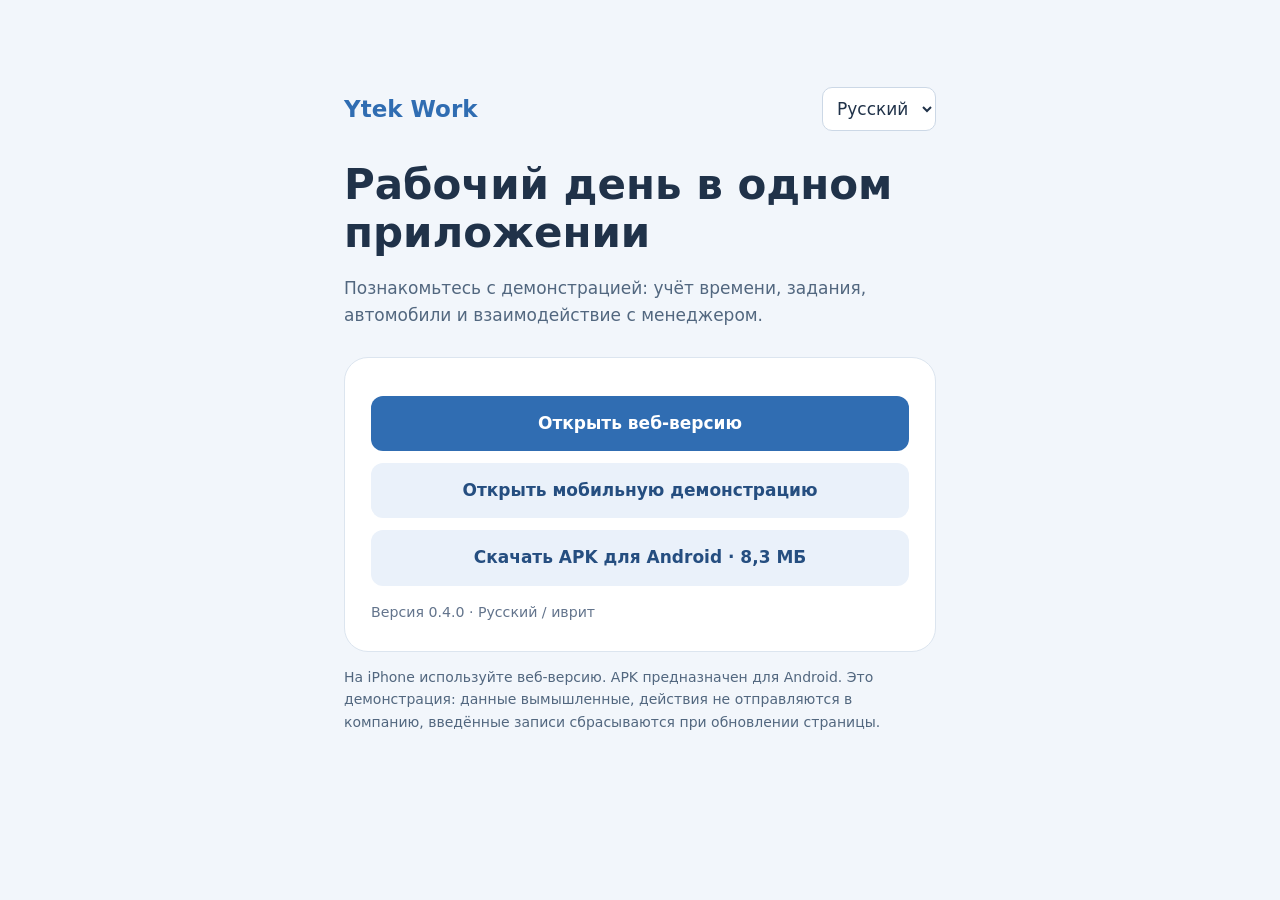
<file: index.html>
<!doctype html>
<html lang="ru"><head><meta charset="utf-8"><meta name="viewport" content="width=device-width,initial-scale=1,viewport-fit=cover"><meta name="theme-color" content="#142a44"><title>Ytek Work — Demo</title>
<style>*{box-sizing:border-box}body{margin:0;background:#f2f6fb;color:#203249;font:17px/1.6 system-ui,Arial,sans-serif}main{max-width:640px;margin:7vh auto;padding:24px}header{display:flex;align-items:center;justify-content:space-between;gap:16px}select{font:inherit;border:1px solid #ccd8e6;border-radius:10px;padding:10px;background:white;color:#203249}h1{font-size:42px;line-height:1.15;margin:30px 0 12px}p{color:#52677f}.card{padding:26px;background:white;border:1px solid #dce5ef;border-radius:24px;margin-top:28px}a{display:block;text-align:center;padding:14px;margin:12px 0;border-radius:12px;background:#306db2;color:white;text-decoration:none;font-weight:600}a.secondary{background:#eaf1fa;color:#254e80}.note{font-size:14px}small{color:#63748c}.brand{font-weight:800;color:#306db2;font-size:23px}@media(prefers-color-scheme:dark){body{background:#101a27;color:#e2eaf5}.card,select{background:#1b293a;color:#e2eaf5;border-color:#334356}p,small{color:#afbed1}.brand{color:#9bc6ff}a.secondary{background:#29415e;color:#d5e7ff}}</style></head>
<body><main><header><div class="brand">Ytek Work</div><select id="language" aria-label="Язык / שפה"><option value="ru">Русский</option><option value="he">עברית</option></select></header><h1 id="title">Рабочий день в одном приложении</h1><p id="intro">Познакомьтесь с демонстрацией: учёт времени, задания, автомобили и взаимодействие с менеджером.</p><section class="card"><a id="web" href="demo/index.html">Открыть веб-версию</a><a id="mobile" class="secondary" href="demo/mobile.html">Открыть мобильную демонстрацию</a><a id="apk" class="secondary" href="downloads/Ytek-Work-demo-0.4.0.apk" download>Скачать APK для Android · 8,3 МБ</a><small id="version">Версия 0.4.0 · Русский / иврит</small></section><p class="note" id="note">На iPhone используйте веб-версию. APK предназначен для Android. Это демонстрация: данные вымышленные, действия не отправляются в компанию, введённые записи сбрасываются при обновлении страницы.</p></main>
<script>const texts={ru:{title:'Рабочий день в одном приложении',intro:'Познакомьтесь с демонстрацией: учёт времени, задания, автомобили и взаимодействие с менеджером.',web:'Открыть веб-версию',mobile:'Открыть мобильную демонстрацию',apk:'Скачать APK для Android · 8,3 МБ',version:'Версия 0.4.0 · Русский / иврит',note:'На iPhone используйте веб-версию. APK предназначен для Android. Это демонстрация: данные вымышленные, действия не отправляются в компанию, введённые записи сбрасываются при обновлении страницы.'},he:{title:'יום העבודה ביישומון אחד',intro:'הכירו את ההדגמה: דיווח שעות, משימות, כלי רכב וקשר עם המנהל.',web:'פתיחת גרסת האינטרנט',mobile:'פתיחת הדגמה לנייד',apk:'הורדת APK ל-Android · 8.3 MB',version:'גרסה 0.4.0 · רוסית / עברית',note:'ב-iPhone השתמשו בגרסת האינטרנט. APK מיועד ל-Android. זוהי הדגמה: הנתונים בדויים, הפעולות אינן נשלחות לחברה והרישומים מתאפסים ברענון הדף.'}};function language(lang){lang=lang==='he'?'he':'ru';document.documentElement.lang=lang;document.documentElement.dir=lang==='he'?'rtl':'ltr';document.getElementById('language').value=lang;for(const [key,value]of Object.entries(texts[lang]))document.getElementById(key).textContent=value;try{localStorage.setItem('ytek-language',lang)}catch{}}document.getElementById('language').onchange=e=>language(e.target.value);let saved='ru';try{saved=localStorage.getItem('ytek-language')||'ru'}catch{}language(saved);</script></body></html>
</file>
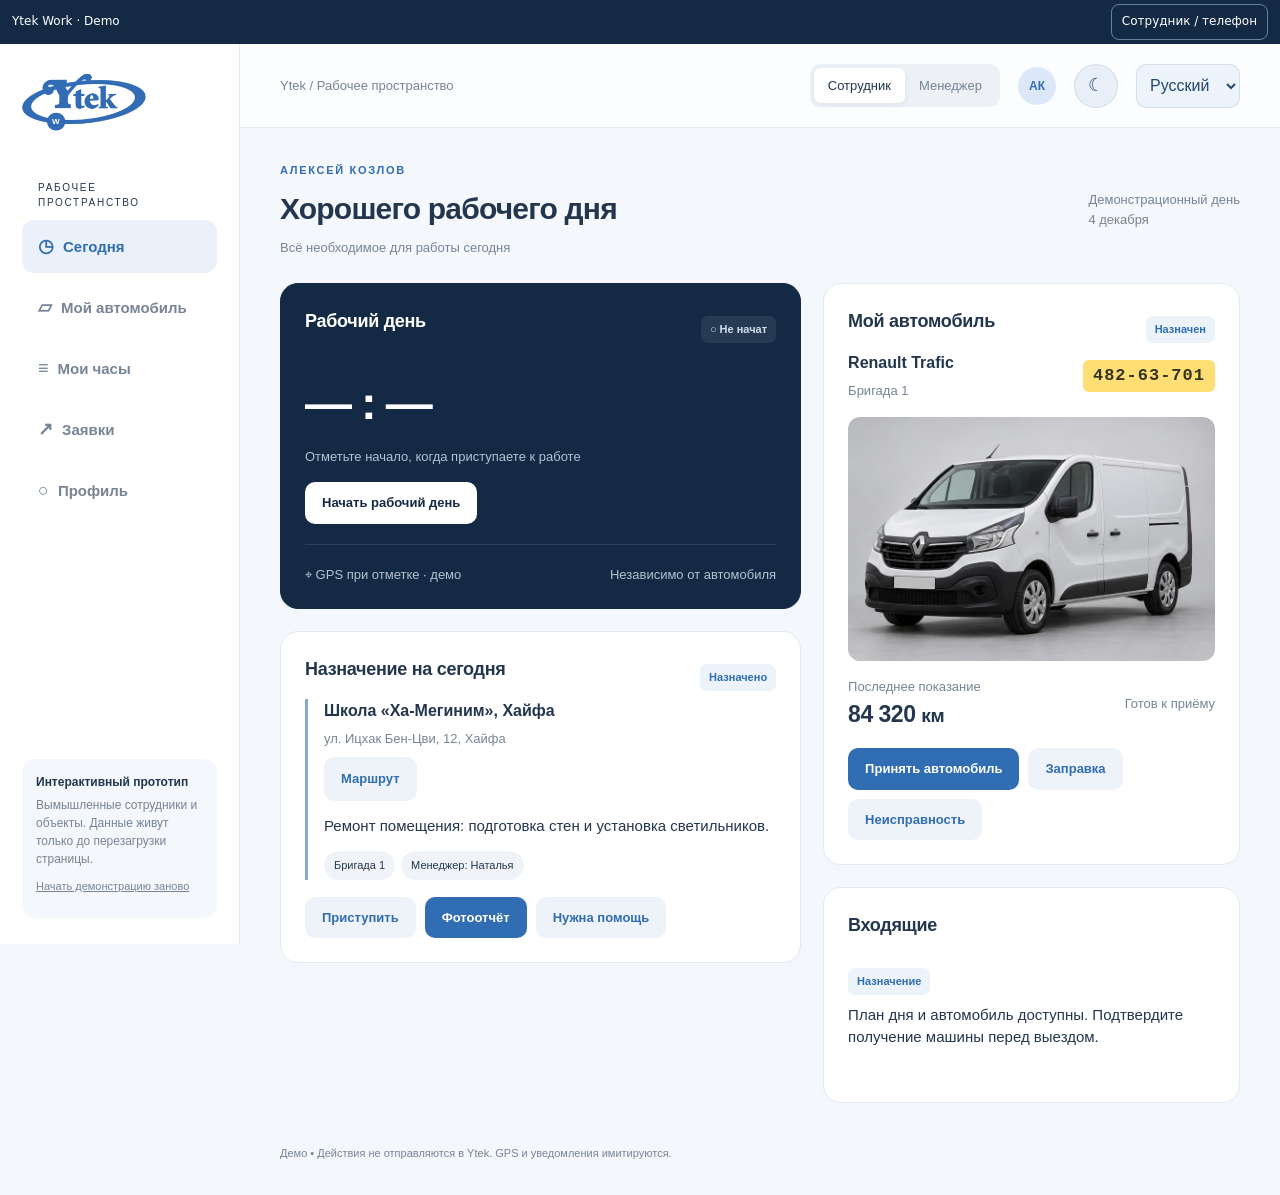
<file: demo/index.html>
<!doctype html><html lang="ru"><head><meta charset="utf-8"><meta name="viewport" content="width=device-width,initial-scale=1,viewport-fit=cover"><title>Ytek Work</title><link rel="manifest" href="manifest.webmanifest"><link rel="icon" href="assets/app-icon-192.png"></head><body><p>Ytek Work</p><noscript>Для работы приложения включите JavaScript. יש להפעיל JavaScript.</noscript><script src="platform.js" defer></script></body></html>
</file>
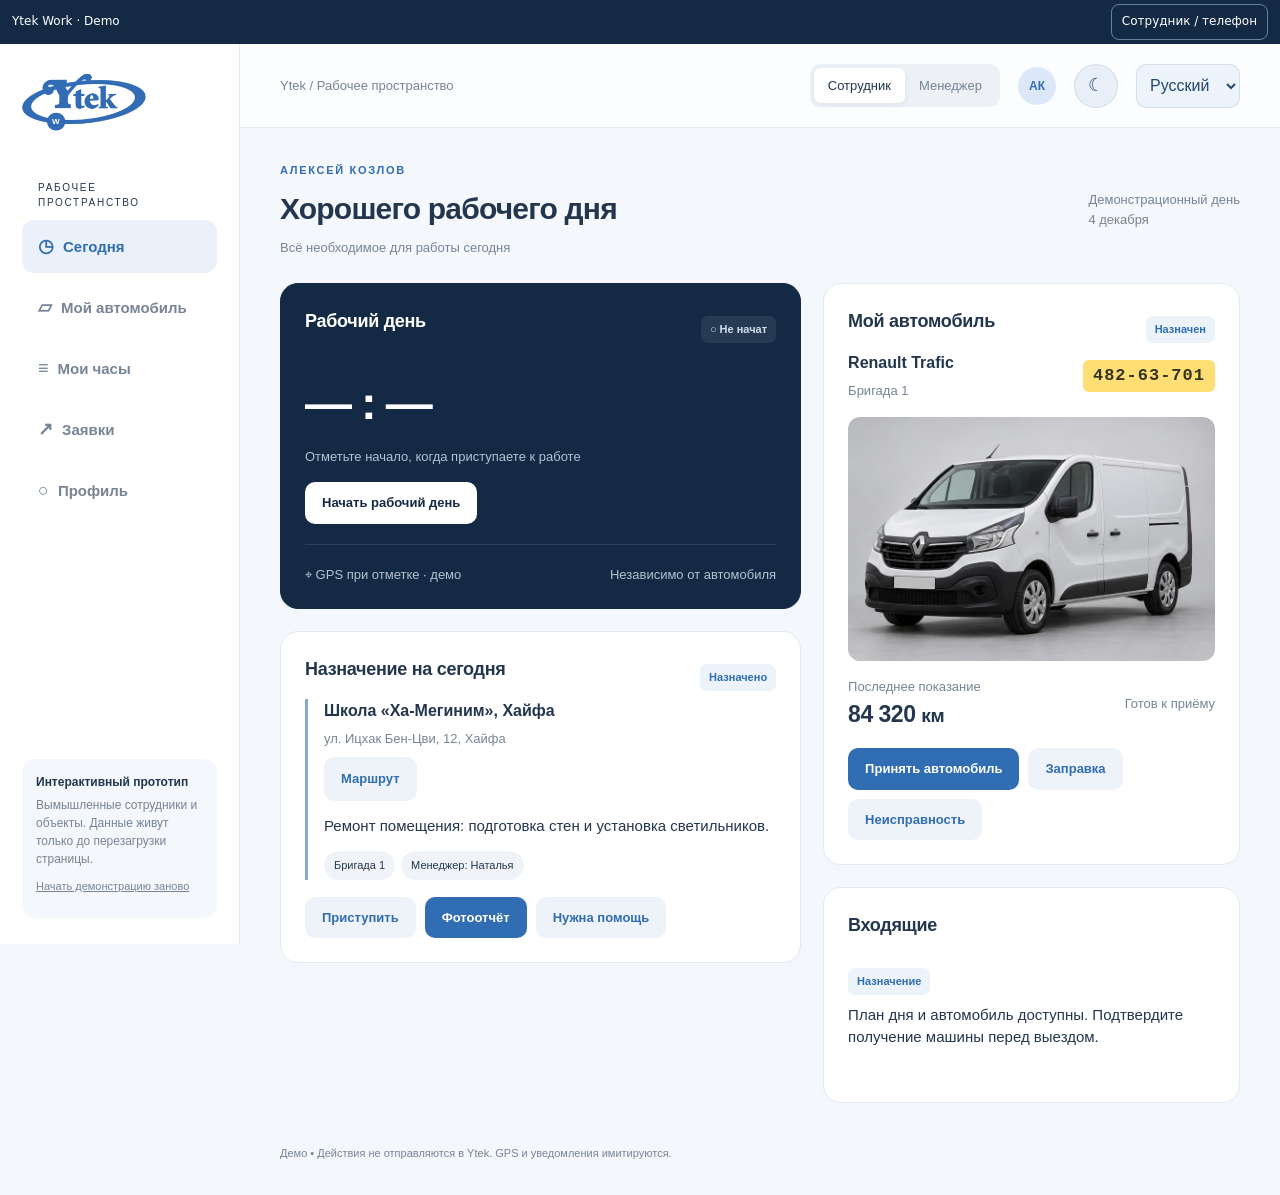
<file: demo/dashboard.html>
<!doctype html>
<html lang="ru">
<head><meta charset="utf-8"><meta name="viewport" content="width=device-width,initial-scale=1,viewport-fit=cover"><title>Ytek Work — рабочий день</title>
<link rel="stylesheet" href="styles/dashboard.css"><link rel="manifest" href="manifest.webmanifest"><link rel="apple-touch-icon" href="assets/app-icon-192.png"><link rel="stylesheet" href="styles/shell.css"></head>
<body><div class="shell"><aside><div class="brand"><img src="assets/ytek-original.png" alt="Ytek"><b>Work</b></div><nav id="nav" class="nav" aria-label="Разделы"></nav><div class="demo"><strong>Интерактивный прототип</strong>Вымышленные сотрудники и объекты. Данные живут только до перезагрузки страницы.<br><button class="reset" onclick="location.reload()">Начать демонстрацию заново</button></div></aside><div class="main"><header><div class="breadcrumb">Ytek / Рабочее пространство</div><div class="header-right"><div class="role" aria-label="Демонстрация роли"><button id="employeeRole" onclick="setRole('employee')">Сотрудник</button><button id="managerRole" onclick="setRole('manager')">Менеджер</button></div><div class="avatar" id="avatar">АК</div></div></header><main id="app"></main></div></div><dialog id="dialog"><form id="form"><div class="row"><h2 id="dialogTitle"></h2><button type="button" class="btn secondary" onclick="closeDialog()" aria-label="Закрыть">×</button></div><div id="fields"></div><div id="error" class="error" role="alert"></div><div class="actions"><button class="btn" type="submit">Сохранить</button><button class="btn secondary" type="button" onclick="closeDialog()">Отмена</button></div></form></dialog><div class="toast" id="toast" role="status" aria-live="polite"></div>
<link rel="stylesheet" href="styles/appearance.css"><link rel="stylesheet" href="styles/vehicle-photos.css"><link rel="stylesheet" href="styles/logo.css"><link rel="stylesheet" href="styles/responsive.css"><script src="shared/schools.js"></script><script src="shared/appearance.js" defer></script><script src="shared/translations.js" defer></script><script src="shared/i18n.js" defer></script><script src="shared/accounts.js" defer></script>
<script src="ui/dashboard.js"></script><script src="platform.js" defer></script></body></html>
</file>
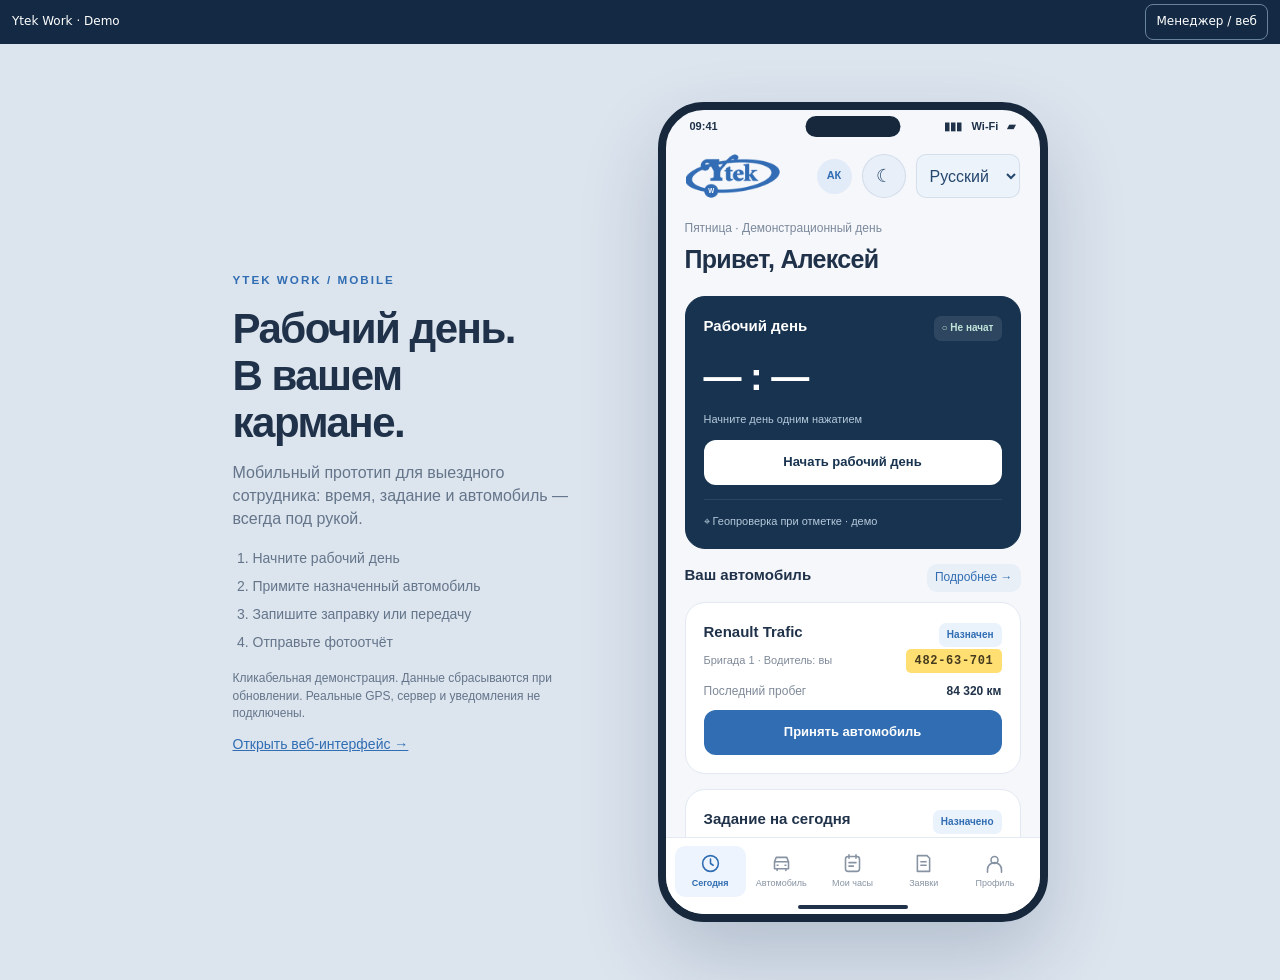
<file: demo/mobile.html>
<!doctype html>
<html lang="ru"><head><meta charset="utf-8"><meta name="viewport" content="width=device-width,initial-scale=1,viewport-fit=cover"><meta name="theme-color" content="#f5f7fb"><title>Ytek Work · Мобильное приложение</title><link rel="stylesheet" href="styles/mobile.css"><link rel="manifest" href="manifest.webmanifest"><link rel="apple-touch-icon" href="assets/app-icon-192.png"><link rel="stylesheet" href="styles/shell.css"></head><body><div class="layout"><section class="intro"><small>YTEK WORK / MOBILE</small><h1>Рабочий день.<br>В вашем кармане.</h1><p>Мобильный прототип для выездного сотрудника: время, задание и автомобиль — всегда под рукой.</p><ol><li>Начните рабочий день</li><li>Примите назначенный автомобиль</li><li>Запишите заправку или передачу</li><li>Отправьте фотоотчёт</li></ol><p style="font-size:12px">Кликабельная демонстрация. Данные сбрасываются при обновлении. Реальные GPS, сервер и уведомления не подключены.</p><a href="dashboard.html">Открыть веб-интерфейс →</a></section><div class="phone"><div class="status"><span>09:41</span><span>▮▮▮ &nbsp; Wi-Fi &nbsp; ▰</span></div><div class="top"><div class="logo"><img src="assets/ytek-original.png" alt="Ytek"><span>Work</span></div><button class="avatar" onclick="go('profile')" aria-label="Мой профиль">АК</button></div><main class="scroll" id="screen"></main><nav class="nav" id="nav" aria-label="Основная навигация"></nav><div class="homebar"></div><div id="toast" class="toast" role="status" aria-live="polite"></div></div></div>
<link rel="stylesheet" href="styles/appearance.css"><link rel="stylesheet" href="styles/vehicle-photos.css"><link rel="stylesheet" href="styles/logo.css"><link rel="stylesheet" href="styles/responsive.css"><script src="shared/schools.js"></script><script src="shared/appearance.js" defer></script><script src="shared/translations.js" defer></script><script src="shared/i18n.js" defer></script>
<script src="ui/mobile.js"></script><script src="platform.js" defer></script></body></html>
</file>
<file: demo/styles/dashboard.css>
:root{--blue:#306db2;--navy:#142a44;--ink:#23364d;--muted:#778496;--line:#e4eaf1;--bg:#f4f7fb;--green:#24755a;--amber:#a46616}*{box-sizing:border-box}body{margin:0;background:var(--bg);color:var(--ink);font:15px/1.5 'Segoe UI',Arial,sans-serif}button,input,select,textarea{font:inherit}button,a{ -webkit-tap-highlight-color:transparent}button{cursor:pointer;border:0}button:focus-visible,a:focus-visible{outline:3px solid #7cacf0;outline-offset:3px}.shell{display:grid;grid-template-columns:240px 1fr;min-height:100vh}aside{background:white;border-right:1px solid var(--line);padding:26px 22px;display:flex;flex-direction:column;gap:30px;position:sticky;top:0;height:100vh}.brand{display:flex;align-items:center;gap:9px;height:65px}.brand img{width:117px;height:65px;object-fit:contain}.brand b{color:var(--blue);border-left:1px solid var(--line);padding-left:12px;font-size:20px}.nav{display:grid;gap:8px}.nav button{text-align:left;padding:13px 16px;border-radius:12px;background:transparent;color:var(--muted);font-weight:600}.nav button.active{background:#eaf1fb;color:var(--blue)}.nav small{display:block;padding:15px 16px 2px;font-size:10px;letter-spacing:1.7px}.demo{margin-top:auto;background:var(--bg);border-radius:14px;padding:14px;font-size:12px;color:var(--muted)}.demo strong{display:block;color:var(--ink);margin-bottom:5px}.main{min-width:0}header{height:84px;background:#ffffffb8;border-bottom:1px solid var(--line);display:flex;justify-content:space-between;align-items:center;padding:0 40px;gap:12px}.breadcrumb{color:var(--muted);font-size:13px}.role{display:flex;padding:4px;background:#edf1f6;border-radius:10px}.role button{padding:8px 14px;border-radius:7px;background:transparent;color:var(--muted);font-size:13px}.role button.active{background:white;box-shadow:0 2px 6px #142a4410;color:var(--ink)}.avatar{width:38px;height:38px;display:grid;place-items:center;background:#dce8f8;color:var(--blue);border-radius:50%;font-size:12px;font-weight:700}.header-right{display:flex;align-items:center;gap:18px}main{max-width:1440px;margin:auto;padding:34px 40px}.eyebrow{color:var(--blue);text-transform:uppercase;font-size:11px;font-weight:700;letter-spacing:1.7px}h1{font-size:30px;letter-spacing:-.8px;margin:7px 0}h2{font-size:18px;margin:0 0 16px;letter-spacing:-.3px}h3{font-size:16px;margin:0 0 6px}p{margin:5px 0 16px}.muted{color:var(--muted);font-size:13px}.titlebar{display:flex;justify-content:space-between;align-items:center;gap:20px;margin-bottom:26px}.grid{display:grid;grid-template-columns:1.25fr 1fr;gap:22px}.card{background:white;border:1px solid var(--line);border-radius:18px;padding:24px;box-shadow:0 4px 18px #142a4403;margin-bottom:22px}.dark{background:var(--navy);border-color:var(--navy);color:white;position:relative;overflow:hidden}.dark .muted{color:#b3c2d4}.row{display:flex;align-items:center;justify-content:space-between;gap:14px}.badge{display:inline-flex;align-items:center;gap:6px;border-radius:7px;padding:5px 9px;font-size:11px;font-weight:600;background:#edf3fb;color:var(--blue)}.badge.green{background:#e7f4ed;color:var(--green)}.badge.amber{background:#fff2de;color:var(--amber)}.badge.red{background:#ffe9e8;color:#b24c48}.dark .badge{background:#ffffff14;color:#cfdfed}.clock{font-size:47px;font-weight:600;letter-spacing:-2px;margin:17px 0 8px;font-variant-numeric:tabular-nums}.btn{padding:11px 17px;border-radius:10px;background:var(--blue);color:white;font-weight:600;font-size:13px}.btn.secondary{background:#eef3fa;color:var(--blue)}.btn.light{background:white;color:var(--navy)}.btn.danger{background:#fff0ee;color:#ad4c40}.actions{display:flex;gap:9px;flex-wrap:wrap;margin-top:17px}.divider{height:1px;background:var(--line);margin:20px 0}.dark .divider{background:#ffffff1b}.plate{font:700 17px/1.5 monospace;background:#ffdf74;color:#343323;letter-spacing:1px;padding:3px 10px;border-radius:6px;display:inline-block}.car-art{height:98px;display:flex;align-items:center;justify-content:center;background:linear-gradient(120deg,#f2f6fb,#eaf1fb);border-radius:12px;margin:16px 0}.car-art svg{width:225px;height:85px}.metric{font-size:23px;font-weight:600;letter-spacing:-.5px}.metrics{display:grid;grid-template-columns:repeat(4,1fr);gap:16px;margin-bottom:24px}.metrics .card{padding:18px;margin:0}.task{border-left:3px solid #84a9d8;padding-left:16px}.task p{margin:4px 0}.avatars{display:flex;gap:6px;margin-top:14px}.person{font-size:11px;background:#f0f4f9;border-radius:20px;padding:6px 10px}.mini{border-bottom:1px solid var(--line);padding:13px 0}.mini:last-child{border:0}.link{color:var(--blue);text-decoration:none;font-size:13px}.assignment{display:grid;grid-template-columns:1.2fr 1.4fr 1fr 1fr auto;align-items:center;gap:18px;border-top:1px solid var(--line);padding:18px 0}.assignment:first-of-type{border:0}.assignment .muted{margin-top:4px}.pill{display:inline-block;background:#eef3f8;padding:5px 10px;font-size:12px;border-radius:7px}.fleet{display:grid;grid-template-columns:repeat(2,1fr);gap:18px}.fleet .card{margin:0}.empty{text-align:center;padding:28px 10px;color:var(--muted)}.footnote{font-size:11px;color:var(--muted);margin-top:20px}.toast{position:fixed;bottom:25px;left:50%;transform:translateX(-50%);background:var(--navy);color:white;padding:13px 22px;border-radius:12px;box-shadow:0 8px 30px #142a4430;z-index:9;max-width:90vw}.toast:empty{display:none}dialog{border:0;border-radius:20px;padding:28px;width:min(520px,calc(100vw - 28px));box-shadow:0 24px 100px #142a4444;color:var(--ink)}dialog::backdrop{background:#10203377;backdrop-filter:blur(3px)}label{display:block;font-size:12px;font-weight:600;margin:15px 0 6px}input,select,textarea{width:100%;padding:10px 12px;background:#f8fafc;border:1px solid #dce4ed;border-radius:9px;color:var(--ink)}textarea{min-height:80px;resize:vertical}.formrow{display:grid;grid-template-columns:1fr 1fr;gap:14px}.error{color:#b14040;font-size:13px;margin-top:12px}.check{display:flex;align-items:center;gap:10px}.check input{width:auto}.attachment{display:block;max-width:100%;max-height:190px;object-fit:contain;margin:10px 0;border-radius:8px}.icon{font-size:18px;margin-right:9px}.reset{color:var(--muted);background:transparent;font-size:11px;padding:10px 0;text-decoration:underline}.viewing{background:#fff4dc;color:#835c20;padding:10px 16px;border-radius:10px;margin-bottom:20px;font-size:12px}.mobile-brand{display:none}button:disabled{opacity:.45;cursor:not-allowed}@media(max-width:1100px){aside{width:195px;padding:20px 16px}.shell{grid-template-columns:195px 1fr}main{padding:25px}header{padding:0 25px}.grid{grid-template-columns:1fr}.assignment{grid-template-columns:1fr 1fr 1fr}.metrics{grid-template-columns:repeat(2,1fr)}}@media(max-width:650px){.shell{display:block}aside{position:static;width:100%;height:auto;padding:12px 16px;gap:10px;border-right:0;border-bottom:1px solid var(--line)}.brand{height:44px}.brand img{height:44px;width:87px}.nav{display:flex;overflow:auto;gap:4px}.nav small,.demo{display:none}.nav button{white-space:nowrap;padding:9px 12px;font-size:12px}header{height:65px;padding:0 16px}.breadcrumb{display:none}.header-right{width:100%;justify-content:space-between}main{padding:22px 16px}h1{font-size:26px}.titlebar{align-items:flex-start}.card{padding:19px;border-radius:15px}.grid{gap:0}.metrics{gap:10px}.metrics .metric{font-size:21px}.assignment{grid-template-columns:1fr 1fr;gap:12px}.assignment button{grid-column:2}.fleet{grid-template-columns:1fr}.clock{font-size:43px}.titlebar>.muted{font-size:11px;text-align:right}.role button{padding:7px 12px}.formrow{grid-template-columns:1fr}.actions .btn{flex-grow:1}.row{flex-wrap:wrap}}
</file>
<file: demo/styles/shell.css>
.app-shell-tools{min-height:44px;display:flex;align-items:center;justify-content:space-between;gap:8px;padding:4px 12px;background:#142a44;color:white;font:12px/1.3 system-ui,sans-serif}
.app-shell-tools button{border:1px solid #69829d;background:transparent;color:white;border-radius:8px;min-height:36px;padding:5px 10px;font:inherit;cursor:pointer}.app-shell-tools button[hidden]{display:none}
.native-app .app-shell-tools{padding-top:calc(4px + env(safe-area-inset-top))}
@media(max-width:700px){.phone{height:calc(100dvh - 44px)}.native-app .phone{height:calc(100dvh - 44px - env(safe-area-inset-top))}.native-app .phone .top{height:64px;padding-top:0}.app-shell-tools>span{white-space:nowrap}.native-app .shell aside{padding-top:10px}}
</file>
<file: demo/styles/appearance.css>
:root{color-scheme:light}body[data-theme=dark]{color-scheme:dark;--bg:#101a27;--ink:#e2eaf5;--muted:#a1b0c4;--line:#334356;background:#101a27;color:#e2eaf5}body[data-theme=dark] aside,body[data-theme=dark] header,body[data-theme=dark] .card,body[data-theme=dark] dialog,body[data-theme=dark] .nav,body[data-theme=dark] .nav button{background:#1b293a;color:#e2eaf5;border-color:#334356}body[data-theme=dark] .phone{background:#101a27}body[data-theme=dark] .dark{background:#213e5e}body[data-theme=dark] input,body[data-theme=dark] select,body[data-theme=dark] textarea{background:#132133;color:#edf3fb;border-color:#40516a}body[data-theme=dark] .car-art,body[data-theme=dark] .art{background:#26364a}body[data-theme=dark] .small,body[data-theme=dark] .hello,body[data-theme=dark] .muted,body[data-theme=dark] .intro p,body[data-theme=dark] .intro ol,body[data-theme=dark] .kv span{color:#a5b5ca}body[data-theme=dark] .nav button.active,body[data-theme=dark] .btn.secondary,body[data-theme=dark] .button.soft,body[data-theme=dark] .back,body[data-theme=dark] .help{background:#29415e;color:#c3dcff}body[data-theme=dark] .line,body[data-theme=dark] .divider{background:#35445a}body[data-theme=dark] .role,body[data-theme=dark] .demo{background:#132133}body[data-theme=dark] .role button.active{background:#304660;color:white}body[data-theme=dark] .brand img,body[data-theme=dark] .logo img{background:#f1f5fc;border-radius:8px}body[data-theme=dark] .heading,body[data-theme=dark] .intro h1,body[data-theme=dark] .demo strong{color:#e2eaf5}.theme-toggle{border:1px solid #a4b6cc55;border-radius:50%;width:35px;height:35px;display:grid;place-items:center;background:#e8eff8;color:#25476e;font-size:18px;cursor:pointer;flex-shrink:0}body[data-theme=dark] .theme-toggle{background:#304660;color:#ffe4a1}.top{gap:10px}.top .logo{margin-right:auto}.vehicle-illustration{width:100%!important;max-width:265px;height:100%!important}.art,.car-art{min-height:90px}.account-panel{max-width:900px}.account-person{display:flex;justify-content:space-between;align-items:center;padding:16px 0;border-bottom:1px solid var(--line,#e4eaf1);gap:12px}.account-person small{display:block;color:var(--muted,#778496)}.account-note{padding:12px;background:#edf3fa;color:#526c88;border-radius:10px;font-size:12px}body[data-theme=dark] .account-note{background:#29415e;color:#c3dcff}
</file>
<file: demo/styles/vehicle-photos.css>
.art,.car-art{height:auto;min-height:0;overflow:hidden;display:block;background:#dce0e5!important}
.vehicle-photo{width:100%;aspect-ratio:3/2;background-image:url('../assets/vehicles-realistic.png');background-size:200% 200%;background-repeat:no-repeat;border-radius:12px}
.vehicle-photo.outback-photo{background-image:url('../assets/subaru-outback.png');background-size:cover;background-position:center!important}
</file>
<file: demo/styles/logo.css>
/* Frame the visible original artwork (approximately x16,y145 to x496,y369)
   instead of its transparent square canvas. Both themes use the same source. */
.brand .brand-mark,.logo .brand-mark{display:block;position:relative;flex:none;width:124px;height:58px;overflow:hidden;border:0;padding:0;background:transparent;border-radius:0}
.logo .brand-mark{width:94px;height:44px;margin:0}
.brand .brand-mark img,.logo .brand-mark img,body[data-theme=dark] .brand .brand-mark img,body[data-theme=dark] .logo .brand-mark img{position:absolute;display:block;width:106.667%;max-width:none;height:auto;left:-3.333%;top:-64.732%;object-fit:initial;background:transparent;border-radius:0}
body[data-theme=dark] .brand .brand-mark img,body[data-theme=dark] .logo .brand-mark img{filter:brightness(0) invert(1)}
body[data-theme=dark] .logo>span:not(.brand-mark),body[data-theme=dark] .brand b{color:#e4efff;border-color:#516278}
@media(max-width:650px){.brand .brand-mark{width:94px;height:44px}}
.brand .brand-mark::after,.logo .brand-mark::after{content:'W';position:absolute;left:27.3%;top:83.5%;transform:translate(-50%,-50%);color:#fff;font-family:Arial,sans-serif;font-size:8.1px;font-weight:800;line-height:1;letter-spacing:0;pointer-events:none}
.logo .brand-mark::after{font-size:6.3px}
body[data-theme=dark] .brand .brand-mark::after,body[data-theme=dark] .logo .brand-mark::after{color:#101a27}
.brand>b,.logo>span:not(.brand-mark){display:none}
@media(max-width:650px){.brand .brand-mark::after{font-size:6.3px}}
</file>
<file: demo/styles/responsive.css>
/* Shared language controls, bidirectional layout, and narrow-screen dashboard. */
.school-card h3{margin-bottom:6px}.route-button{width:auto;min-height:44px;margin:4px 0 10px}
.route-links{display:grid;gap:10px;margin:20px 0}.route-links a{display:block;padding:14px;border-radius:12px;background:#306db2;color:white;text-decoration:none;text-align:center;font-weight:600;direction:ltr}
#routeDialog{width:min(480px,calc(100vw - 24px));border:0;border-radius:20px;padding:22px;color:#203249;background:white}
#routeDialog::backdrop{background:#10203388}body[data-theme=dark] #routeDialog{background:#1b293a;color:#e2eaf5}
#routeDialog .link{display:inline-block;padding:8px 0;color:#306db2}body[data-theme=dark] #routeDialog .link{color:#c3dcff}
.language-select{width:104px;min-height:44px;padding:7px 9px;flex-shrink:0;font-size:16px;border-radius:10px;background:#edf3fa;color:#25476e;border:1px solid #a4b6cc55}
.theme-toggle{width:44px;height:44px}
.top .logo{margin-right:0;margin-inline-end:auto}
.plate,.clock,input[type=number],input[type=time],input[type=date],input[type=email],input[type=password],#ac-login{direction:ltr;unicode-bidi:isolate}
[translate=no]{unicode-bidi:plaintext}
.brand-mark{direction:ltr;flex-shrink:0}
.assignment>div:nth-child(3) .muted{direction:ltr;unicode-bidi:isolate;text-align:start}
[dir=rtl] .assignment>div:nth-child(3) .muted{text-align:right}
.nav button{text-align:start}
.phone .nav button{text-align:center}
.icon{margin-right:0;margin-inline-end:9px}
[dir=rtl] .task{border-left:0;padding-left:0;border-right:3px solid #84a9d8;padding-right:12px}
[dir=rtl] aside{border-right:0;border-left:1px solid var(--line)}
[dir=rtl] .intro ol{padding-left:0;padding-right:20px}
[dir=rtl] .eyebrow,[dir=rtl] .heading,[dir=rtl] h1,[dir=rtl] h2{letter-spacing:normal}
dialog{max-height:calc(100dvh - 32px);overflow:auto;overscroll-behavior:contain}
.card,.row>*{min-width:0}.account-person{flex-wrap:wrap;overflow-wrap:anywhere}
.account-person>div{min-width:0}
body[data-theme=dark] .language-select{background:#132133;color:#edf3fb}
@media(max-width:700px){
  input,select,textarea,.form input,.form select,.form textarea{font-size:16px}
  .phone .top{padding-inline:12px;gap:8px}.phone .avatar{display:none}
  .phone .row{flex-wrap:wrap}.phone .actions{grid-template-columns:repeat(2,minmax(0,1fr))}
  .phone .scroll{padding-inline:14px}.phone .card{padding:16px}
  .phone .button{min-height:44px;overflow-wrap:anywhere}
}
@media(max-width:650px){
  .shell{padding-bottom:calc(88px + env(safe-area-inset-bottom))}
  .shell aside{padding-top:calc(10px + env(safe-area-inset-top));border-inline:0}
  .shell .brand{height:52px}.shell .brand .brand-mark{width:106px;height:50px}
  .shell .nav{position:fixed;inset-inline:0;bottom:0;z-index:5;display:grid;grid-template-columns:repeat(5,minmax(0,1fr));gap:2px;padding:6px 5px calc(8px + env(safe-area-inset-bottom));background:white;border-top:1px solid var(--line);overflow:visible}
  .shell .nav button{min-width:0;min-height:58px;padding:6px 2px;text-align:center;white-space:normal;overflow-wrap:anywhere;font-size:10px;line-height:1.25}
  .shell .nav .icon{display:block;margin:0 0 4px;font-size:20px}
  .shell header{height:auto;min-height:64px;padding:8px 12px;position:sticky;top:0;z-index:3;background:#f4f7fb}
  .header-right{gap:6px;flex-wrap:wrap}.header-right .avatar{display:none}
  .role{flex:1}.role button{flex:1;min-height:44px;padding:6px 8px}
  .header-right .language-select{width:94px}.header-right .theme-toggle{width:40px;height:44px}
  .shell main{padding:20px 12px}.titlebar{flex-direction:column;gap:10px;margin-bottom:18px}
  .titlebar>.muted{text-align:start}.titlebar>.btn{width:100%}
  .shell .card{padding:17px}.shell .assignment{grid-template-columns:1fr;gap:10px}
  .shell .assignment button{grid-column:auto;width:100%}.assignment>div:first-child{display:flex;align-items:center;flex-wrap:wrap;gap:9px}
  .shell .row h2{margin-bottom:4px}.shell .row>.btn{flex-grow:1}
  .shell .btn{min-height:44px}.shell .metrics{grid-template-columns:repeat(2,minmax(0,1fr))}
  .shell .metrics .card{padding:12px}.account-person>div:last-child{display:flex;flex-wrap:wrap;gap:8px}
  dialog{padding:20px 16px;width:calc(100vw - 20px);max-height:calc(100dvh - 24px - env(safe-area-inset-top) - env(safe-area-inset-bottom))}
  .shell~.toast{bottom:calc(86px + env(safe-area-inset-bottom));width:max-content;max-width:calc(100vw - 24px)}
}
</file>
<file: demo/styles/mobile.css>
*{box-sizing:border-box}body{margin:0;background:#dce4ee;color:#203249;font:14px/1.45 'Segoe UI',Arial,sans-serif}button,input,select,textarea{font:inherit}button{cursor:pointer;border:0}button:focus-visible{outline:3px solid #86b7f4;outline-offset:2px}.layout{max-width:1060px;margin:38px auto;display:flex;align-items:center;justify-content:center;gap:85px;padding:20px}.intro{max-width:340px}.intro small{letter-spacing:2px;font-weight:700;color:#306db2}.intro h1{font-size:42px;line-height:1.12;letter-spacing:-1.5px;margin:15px 0}.intro p{color:#64758a;font-size:16px}.intro ol{padding-left:20px;color:#64758a;line-height:2}.intro a{color:#306db2}.phone{width:390px;height:820px;border:8px solid #17283d;border-radius:46px;overflow:hidden;box-shadow:0 35px 80px #132d4e33;background:#f5f7fb;position:relative;flex-shrink:0;display:flex;flex-direction:column}.status{height:34px;display:flex;align-items:center;justify-content:space-between;padding:0 24px;font-size:11px;font-weight:700;flex-shrink:0}.status:after{content:'';position:absolute;top:6px;left:50%;transform:translateX(-50%);width:95px;height:21px;background:#17283d;border-radius:16px}.top{height:64px;display:flex;align-items:center;justify-content:space-between;padding:0 20px;flex-shrink:0}.logo{display:flex;align-items:center;gap:8px;font-weight:700;color:#306db2}.logo img{width:80px;height:49px;object-fit:contain}.logo span{border-left:1px solid #d9e2ed;padding-left:10px}.avatar{background:#e2ebf8;color:#306db2;width:35px;height:35px;border-radius:50%;font-size:11px;font-weight:700}.scroll{flex:1;overflow:auto;padding:8px 19px 22px;scrollbar-width:none}.scroll::-webkit-scrollbar{display:none}.hello{font-size:12px;color:#7c899b;margin:4px 0}.heading{font-size:25px;letter-spacing:-.7px;margin:2px 0 18px;font-weight:700}.row{display:flex;align-items:center;justify-content:space-between;gap:10px}.card{border:1px solid #e2e9f2;border-radius:20px;background:white;padding:18px;margin-bottom:15px}.dark{background:#18334f;border-color:#18334f;color:white}.eyebrow{font-size:11px;color:#8192a5}.dark .eyebrow{color:#b5c9dc}.clock{font-size:38px;font-weight:600;letter-spacing:-1px;margin:8px 0 3px}.tag{background:#eaf2fc;color:#306db2;border-radius:7px;font-size:10px;font-weight:600;padding:5px 8px;display:inline-block}.green{background:#e7f4ec;color:#267658}.amber{background:#fff1d9;color:#9b6817}.dark .tag{background:#ffffff18;color:#c0e4d9}.button{border-radius:12px;padding:13px 16px;background:#306db2;color:white;font-weight:600;width:100%;font-size:13px}.button.light{background:white;color:#18334f}.button.soft{background:#edf3fa;color:#306db2}.button.warn{background:#fff1e9;color:#a45431}.small{font-size:11px;color:#7f8a99}.dark .small{color:#b5c9dc}.line{height:1px;background:#e9edf3;margin:14px 0}.dark .line{background:#ffffff16}.gap{margin-top:13px}h2{font-size:15px;margin:0 0 6px}h3{font-size:14px;margin:0 0 6px}p{margin:7px 0 12px}.plate{display:inline-block;background:#ffdf72;color:#453a1d;border-radius:5px;font:bold 12px monospace;letter-spacing:.7px;padding:5px 8px}.art{height:77px;background:#f1f5fb;border-radius:13px;margin:12px 0;display:grid;place-items:center}.art svg{width:195px;height:72px}.actions{display:grid;grid-template-columns:1fr 1fr;gap:9px;margin-top:10px}.task{border-left:3px solid #306db2;padding-left:12px;margin:13px 0}.nav{height:77px;background:white;border-top:1px solid #e4eaf2;display:flex;padding:8px 9px 17px;flex-shrink:0}.nav button{flex:1;background:white;color:#8793a3;font-size:9px;border-radius:10px;padding:5px 2px}.nav button.active{color:#306db2;background:#eef4fd;font-weight:700}.nav svg{display:block;width:21px;height:21px;margin:0 auto 3px;fill:none;stroke:currentColor;stroke-width:1.8;stroke-linecap:round;stroke-linejoin:round}.homebar{position:absolute;bottom:5px;left:50%;transform:translateX(-50%);height:4px;width:110px;background:#203249;border-radius:5px}.kv{display:flex;justify-content:space-between;margin:10px 0;font-size:12px}.kv span{color:#7f8a99}.item{padding:12px 0;border-bottom:1px solid #e9edf3}.item:last-child{border-bottom:0}.empty{color:#8793a3;font-size:12px;padding:18px 0;text-align:center}.back{background:#e9eff7;color:#306db2;border-radius:10px;padding:8px 12px;font-size:12px;margin-bottom:14px}.form label{display:block;font-size:12px;font-weight:600;margin:15px 0 6px}.form input,.form select,.form textarea{width:100%;border:1px solid #dce4ee;background:white;border-radius:12px;padding:12px;color:#203249;min-height:46px}.form textarea{height:95px;resize:vertical}.form input[type=checkbox]{width:20px;min-height:20px}.form .check{display:flex;align-items:center;gap:9px;font-size:12px}.help{padding:12px;background:#edf3fa;border-radius:12px;color:#536c88;font-size:12px;margin:14px 0}.error{font-size:12px;color:#b44940;margin:12px 0}.toast{position:absolute;bottom:88px;left:16px;right:16px;border-radius:12px;background:#102b46;color:white;padding:13px;font-size:12px;box-shadow:0 7px 25px #0003;z-index:4}.toast:empty{display:none}.preview{width:100%;max-height:160px;object-fit:contain;border-radius:10px}.demo-note{font-size:10px;color:#8493a7;text-align:center;margin:18px 0 5px}@media(max-width:700px){body{background:#f5f7fb}.layout{display:block;margin:0;padding:0}.intro{display:none}.phone{width:100%;height:100dvh;border:0;border-radius:0;box-shadow:none}.status{display:none}.top{padding-top:env(safe-area-inset-top);height:calc(64px + env(safe-area-inset-top))}.nav{height:calc(70px + env(safe-area-inset-bottom));padding-bottom:calc(10px + env(safe-area-inset-bottom))}.homebar{display:none}.scroll{padding-left:20px;padding-right:20px}.toast{bottom:calc(80px + env(safe-area-inset-bottom))}}@media(prefers-reduced-motion:no-preference){.scroll>div{animation:appear .18s ease-out}@keyframes appear{from{opacity:.4;transform:translateY(5px)}to{opacity:1;transform:none}}}
</file>
